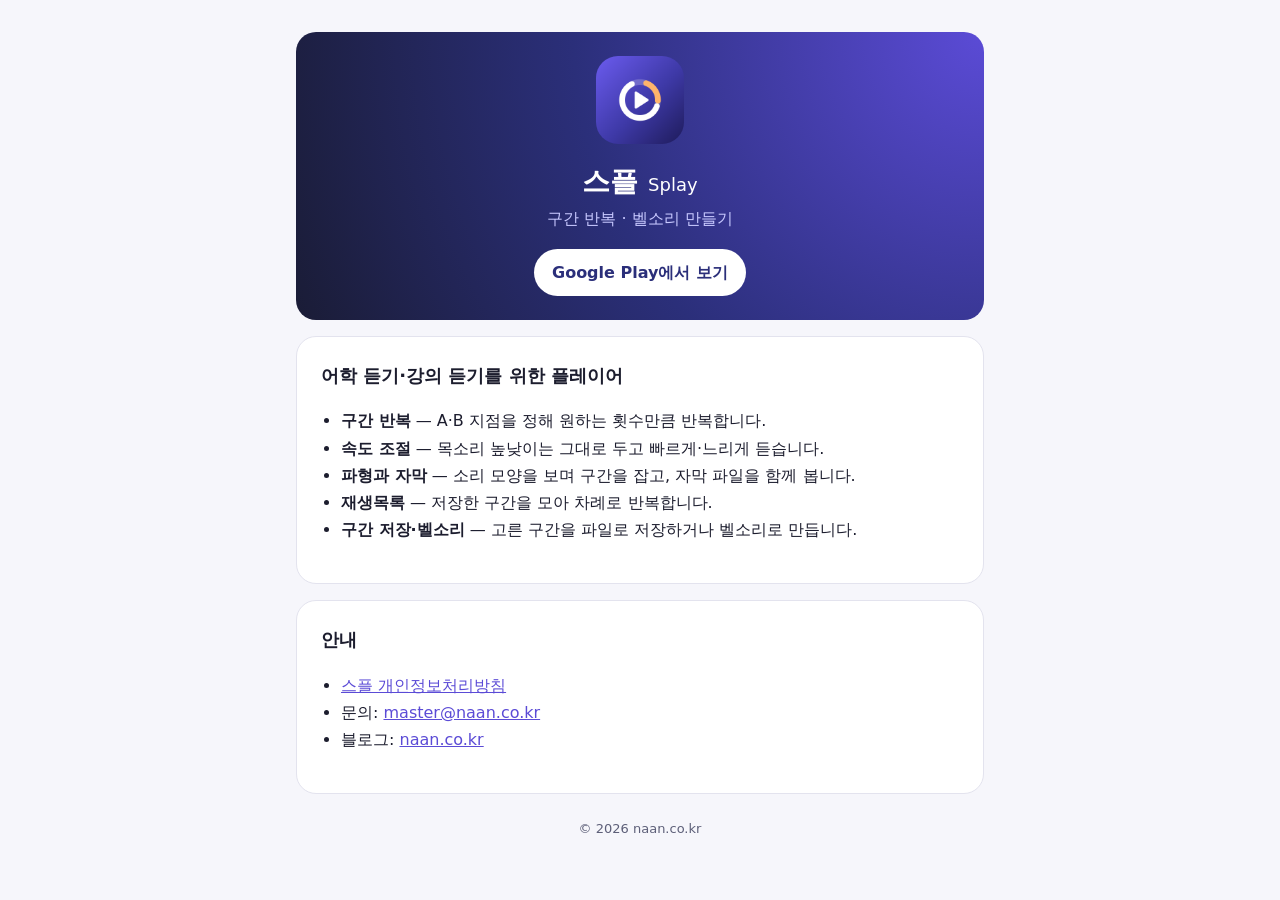
<file: index.html>
<!doctype html>
<html lang="ko">
<head>
<meta charset="utf-8">
<meta name="viewport" content="width=device-width,initial-scale=1">
<title>naan apps</title>
<link rel="icon" href="icon.png">
<link rel="stylesheet" href="style.css">
</head>
<body>
<main>
  <section class="card hero">
    <img src="icon.png" alt="스플 아이콘">
    <h1>스플 <span style="font-weight:400;font-size:18px">Splay</span></h1>
    <p>구간 반복 · 벨소리 만들기</p>
    <a class="btn" href="https://play.google.com/store/apps/details?id=kr.co.naan.splay">Google Play에서 보기</a>
  </section>
  <section class="card">
    <h2 style="margin-top:0">어학 듣기·강의 듣기를 위한 플레이어</h2>
    <ul>
      <li><b>구간 반복</b> — A·B 지점을 정해 원하는 횟수만큼 반복합니다.</li>
      <li><b>속도 조절</b> — 목소리 높낮이는 그대로 두고 빠르게·느리게 듣습니다.</li>
      <li><b>파형과 자막</b> — 소리 모양을 보며 구간을 잡고, 자막 파일을 함께 봅니다.</li>
      <li><b>재생목록</b> — 저장한 구간을 모아 차례로 반복합니다.</li>
      <li><b>구간 저장·벨소리</b> — 고른 구간을 파일로 저장하거나 벨소리로 만듭니다.</li>
    </ul>
  </section>
  <section class="card">
    <h2 style="margin-top:0">안내</h2>
    <ul>
      <li><a href="splay/privacy/">스플 개인정보처리방침</a></li>
      <li>문의: <a href="mailto:master@naan.co.kr">master@naan.co.kr</a></li>
      <li>블로그: <a href="https://naan.co.kr">naan.co.kr</a></li>
    </ul>
  </section>
  <footer>© 2026 naan.co.kr</footer>
</main>
</body>
</html>
</file>
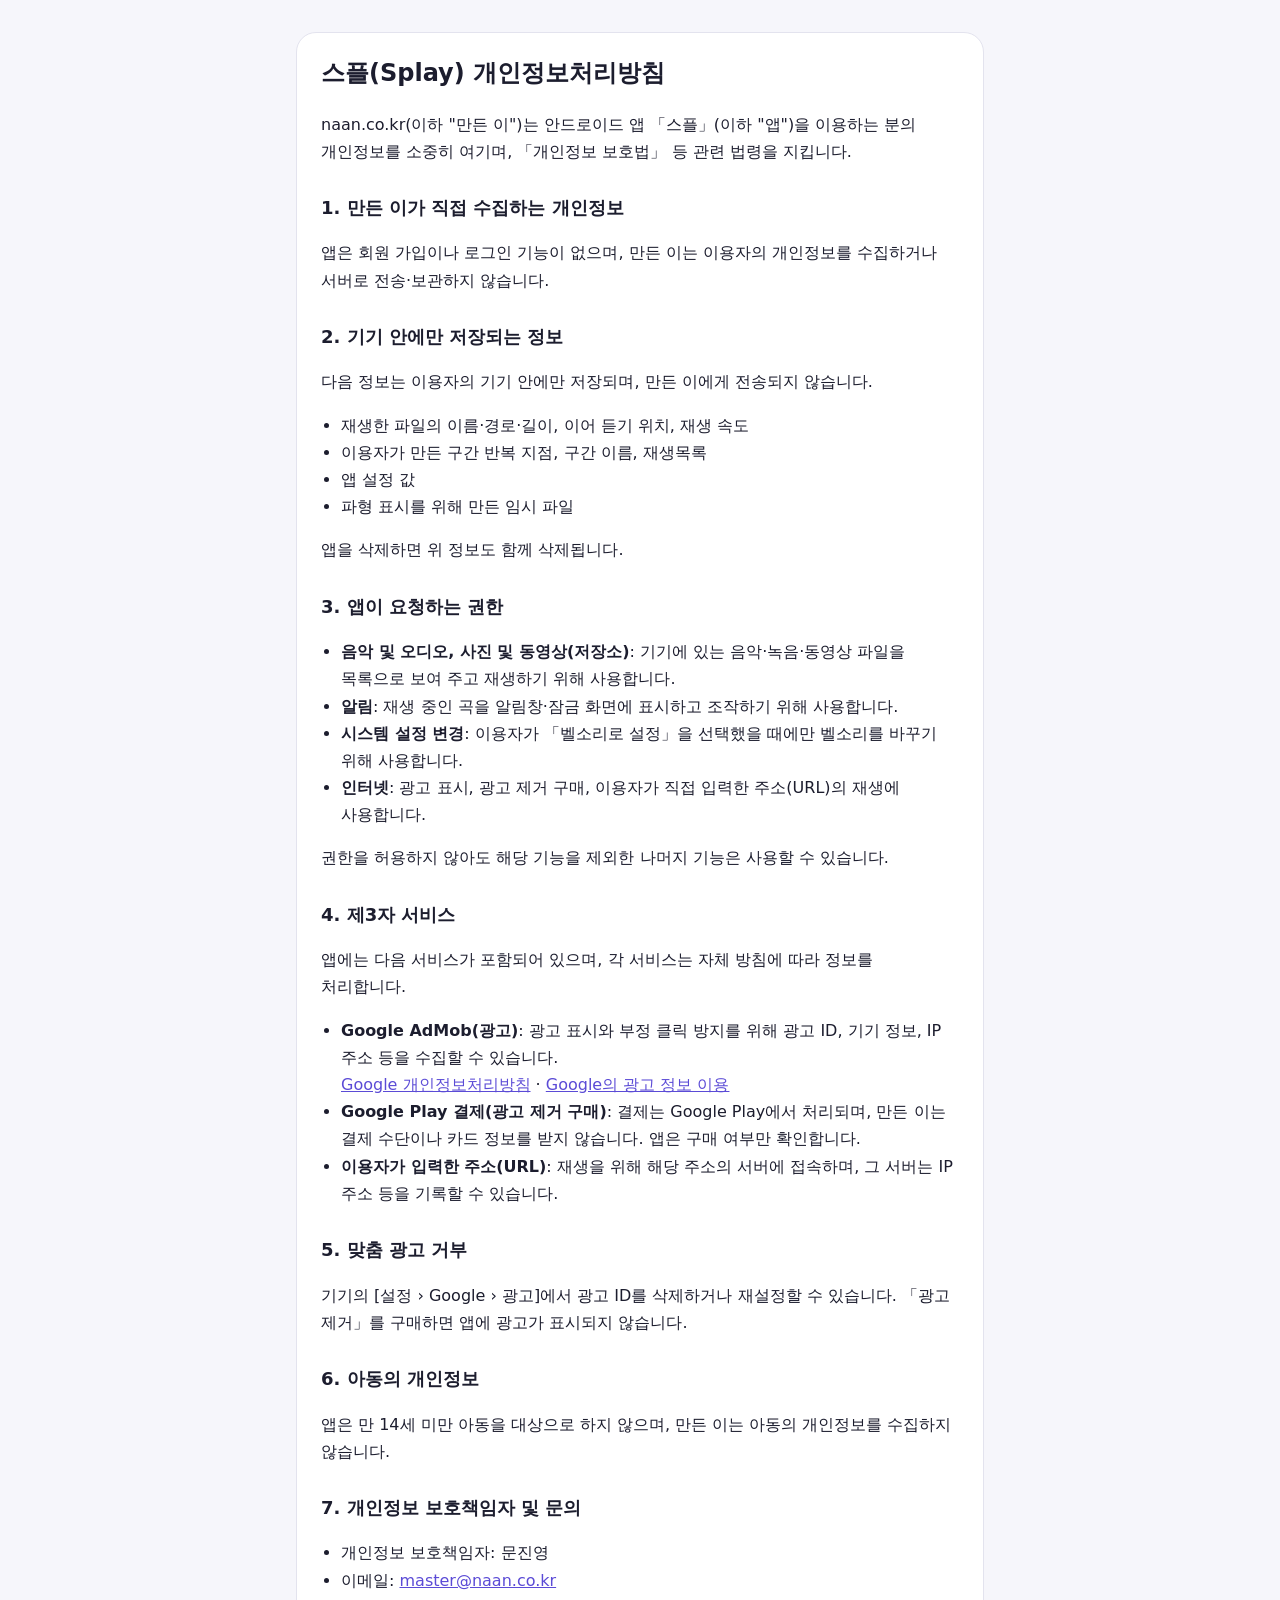
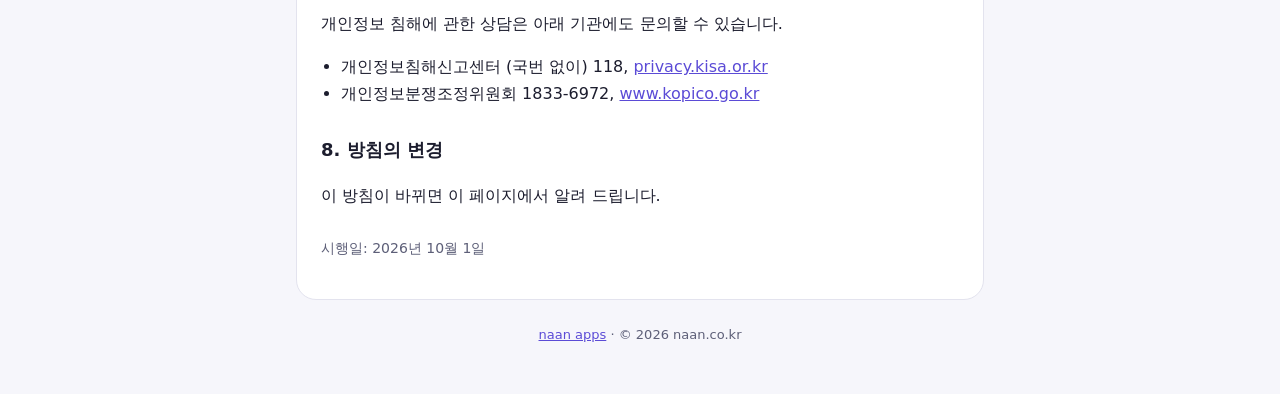
<file: splay/privacy/index.html>
<!doctype html>
<html lang="ko">
<head>
<meta charset="utf-8">
<meta name="viewport" content="width=device-width,initial-scale=1">
<title>스플 개인정보처리방침</title>
<link rel="icon" href="../../icon.png">
<link rel="stylesheet" href="../../style.css">
</head>
<body>
<main>
<article class="card">
<h1 style="margin-top:0">스플(Splay) 개인정보처리방침</h1>
<p>naan.co.kr(이하 "만든 이")는 안드로이드 앱 「스플」(이하 "앱")을 이용하는 분의 개인정보를 소중히 여기며, 「개인정보 보호법」 등 관련 법령을 지킵니다.</p>

<h2>1. 만든 이가 직접 수집하는 개인정보</h2>
<p>앱은 회원 가입이나 로그인 기능이 없으며, 만든 이는 이용자의 개인정보를 수집하거나 서버로 전송·보관하지 않습니다.</p>

<h2>2. 기기 안에만 저장되는 정보</h2>
<p>다음 정보는 이용자의 기기 안에만 저장되며, 만든 이에게 전송되지 않습니다.</p>
<ul>
  <li>재생한 파일의 이름·경로·길이, 이어 듣기 위치, 재생 속도</li>
  <li>이용자가 만든 구간 반복 지점, 구간 이름, 재생목록</li>
  <li>앱 설정 값</li>
  <li>파형 표시를 위해 만든 임시 파일</li>
</ul>
<p>앱을 삭제하면 위 정보도 함께 삭제됩니다.</p>

<h2>3. 앱이 요청하는 권한</h2>
<ul>
  <li><b>음악 및 오디오, 사진 및 동영상(저장소)</b>: 기기에 있는 음악·녹음·동영상 파일을 목록으로 보여 주고 재생하기 위해 사용합니다.</li>
  <li><b>알림</b>: 재생 중인 곡을 알림창·잠금 화면에 표시하고 조작하기 위해 사용합니다.</li>
  <li><b>시스템 설정 변경</b>: 이용자가 「벨소리로 설정」을 선택했을 때에만 벨소리를 바꾸기 위해 사용합니다.</li>
  <li><b>인터넷</b>: 광고 표시, 광고 제거 구매, 이용자가 직접 입력한 주소(URL)의 재생에 사용합니다.</li>
</ul>
<p>권한을 허용하지 않아도 해당 기능을 제외한 나머지 기능은 사용할 수 있습니다.</p>

<h2>4. 제3자 서비스</h2>
<p>앱에는 다음 서비스가 포함되어 있으며, 각 서비스는 자체 방침에 따라 정보를 처리합니다.</p>
<ul>
  <li><b>Google AdMob(광고)</b>: 광고 표시와 부정 클릭 방지를 위해 광고 ID, 기기 정보, IP 주소 등을 수집할 수 있습니다.<br>
    <a href="https://policies.google.com/privacy">Google 개인정보처리방침</a> · <a href="https://policies.google.com/technologies/ads">Google의 광고 정보 이용</a></li>
  <li><b>Google Play 결제(광고 제거 구매)</b>: 결제는 Google Play에서 처리되며, 만든 이는 결제 수단이나 카드 정보를 받지 않습니다. 앱은 구매 여부만 확인합니다.</li>
  <li><b>이용자가 입력한 주소(URL)</b>: 재생을 위해 해당 주소의 서버에 접속하며, 그 서버는 IP 주소 등을 기록할 수 있습니다.</li>
</ul>

<h2>5. 맞춤 광고 거부</h2>
<p>기기의 [설정 › Google › 광고]에서 광고 ID를 삭제하거나 재설정할 수 있습니다. 「광고 제거」를 구매하면 앱에 광고가 표시되지 않습니다.</p>

<h2>6. 아동의 개인정보</h2>
<p>앱은 만 14세 미만 아동을 대상으로 하지 않으며, 만든 이는 아동의 개인정보를 수집하지 않습니다.</p>

<h2>7. 개인정보 보호책임자 및 문의</h2>
<ul>
  <li>개인정보 보호책임자: 문진영</li>
  <li>이메일: <a href="mailto:master@naan.co.kr">master@naan.co.kr</a></li>
</ul>
<p>개인정보 침해에 관한 상담은 아래 기관에도 문의할 수 있습니다.</p>
<ul>
  <li>개인정보침해신고센터 (국번 없이) 118, <a href="https://privacy.kisa.or.kr">privacy.kisa.or.kr</a></li>
  <li>개인정보분쟁조정위원회 1833-6972, <a href="https://www.kopico.go.kr">www.kopico.go.kr</a></li>
</ul>

<h2>8. 방침의 변경</h2>
<p>이 방침이 바뀌면 이 페이지에서 알려 드립니다.</p>

<p class="sub" style="margin-top:28px">시행일: 2026년 10월 1일</p>
</article>
<footer><a href="../../">naan apps</a> · © 2026 naan.co.kr</footer>
</main>
</body>
</html>
</file>
<file: style.css>
:root{--bg:#f6f6fb;--card:#fff;--text:#1c1d2e;--sub:#5d5f78;--line:#e3e3ee;--accent:#5b4bd6}
@media (prefers-color-scheme:dark){:root{--bg:#121320;--card:#1c1d2e;--text:#ececf6;--sub:#a4a6c4;--line:#2d2f45;--accent:#a99cff}}
*{box-sizing:border-box}
body{margin:0;background:var(--bg);color:var(--text);font:16px/1.7 system-ui,-apple-system,"Apple SD Gothic Neo","Malgun Gothic",sans-serif;word-break:keep-all}
main{max-width:720px;margin:0 auto;padding:32px 16px 48px}
.card{background:var(--card);border:1px solid var(--line);border-radius:20px;padding:24px;margin-bottom:16px}
.hero{text-align:center;background:radial-gradient(circle at top right,#5b4bd6,#2b2f7a 55%,#1a1c36);color:#fff;border:0}
.hero img{width:88px;height:88px;border-radius:22px}
.hero h1{margin:10px 0 0;font-size:28px}
.hero p{margin:4px 0 0;color:#c8c9ff}
h1{font-size:24px;line-height:1.4}
h2{font-size:18px;margin:28px 0 8px}
a{color:var(--accent)}
ul{padding-left:20px}
.sub{color:var(--sub);font-size:14px}
.btn{display:inline-block;margin-top:16px;padding:10px 18px;border-radius:999px;background:#fff;color:#2b2f7a;text-decoration:none;font-weight:700}
footer{text-align:center;color:var(--sub);font-size:13px;margin-top:24px}
</file>
